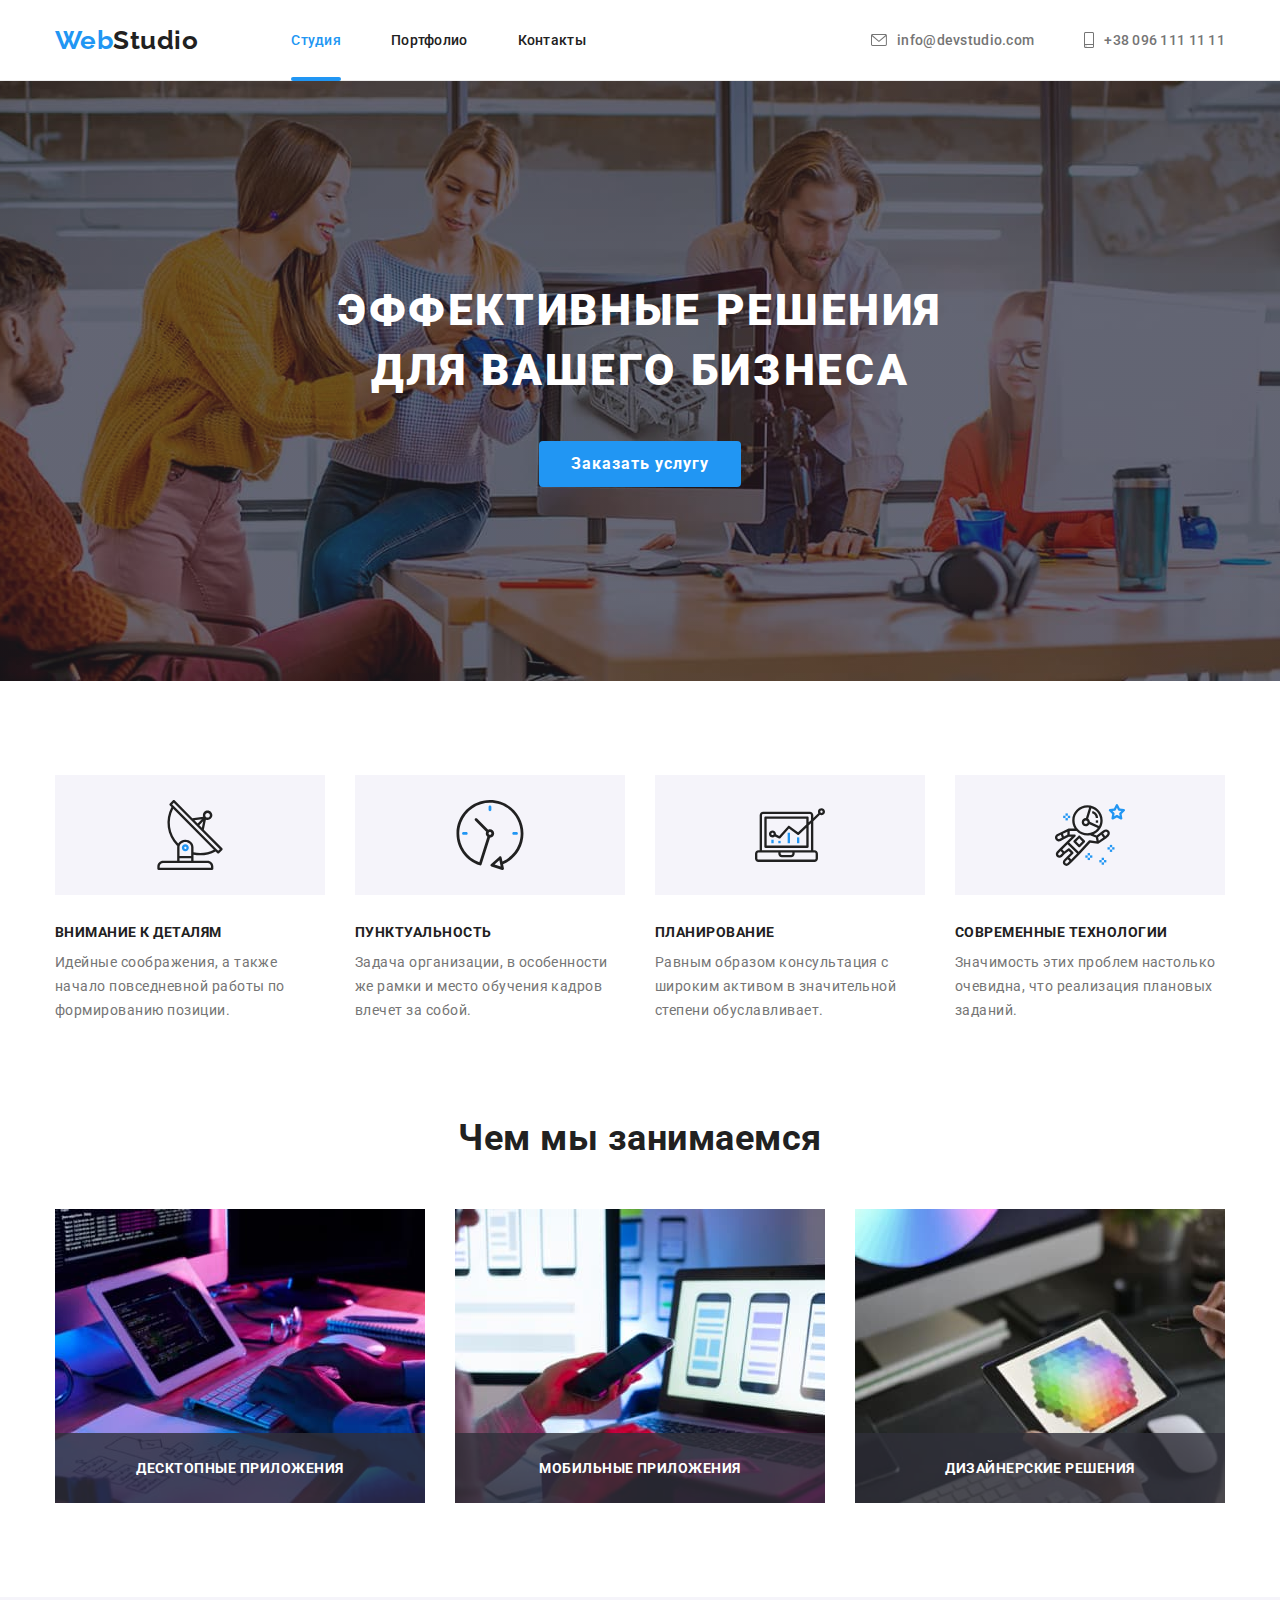
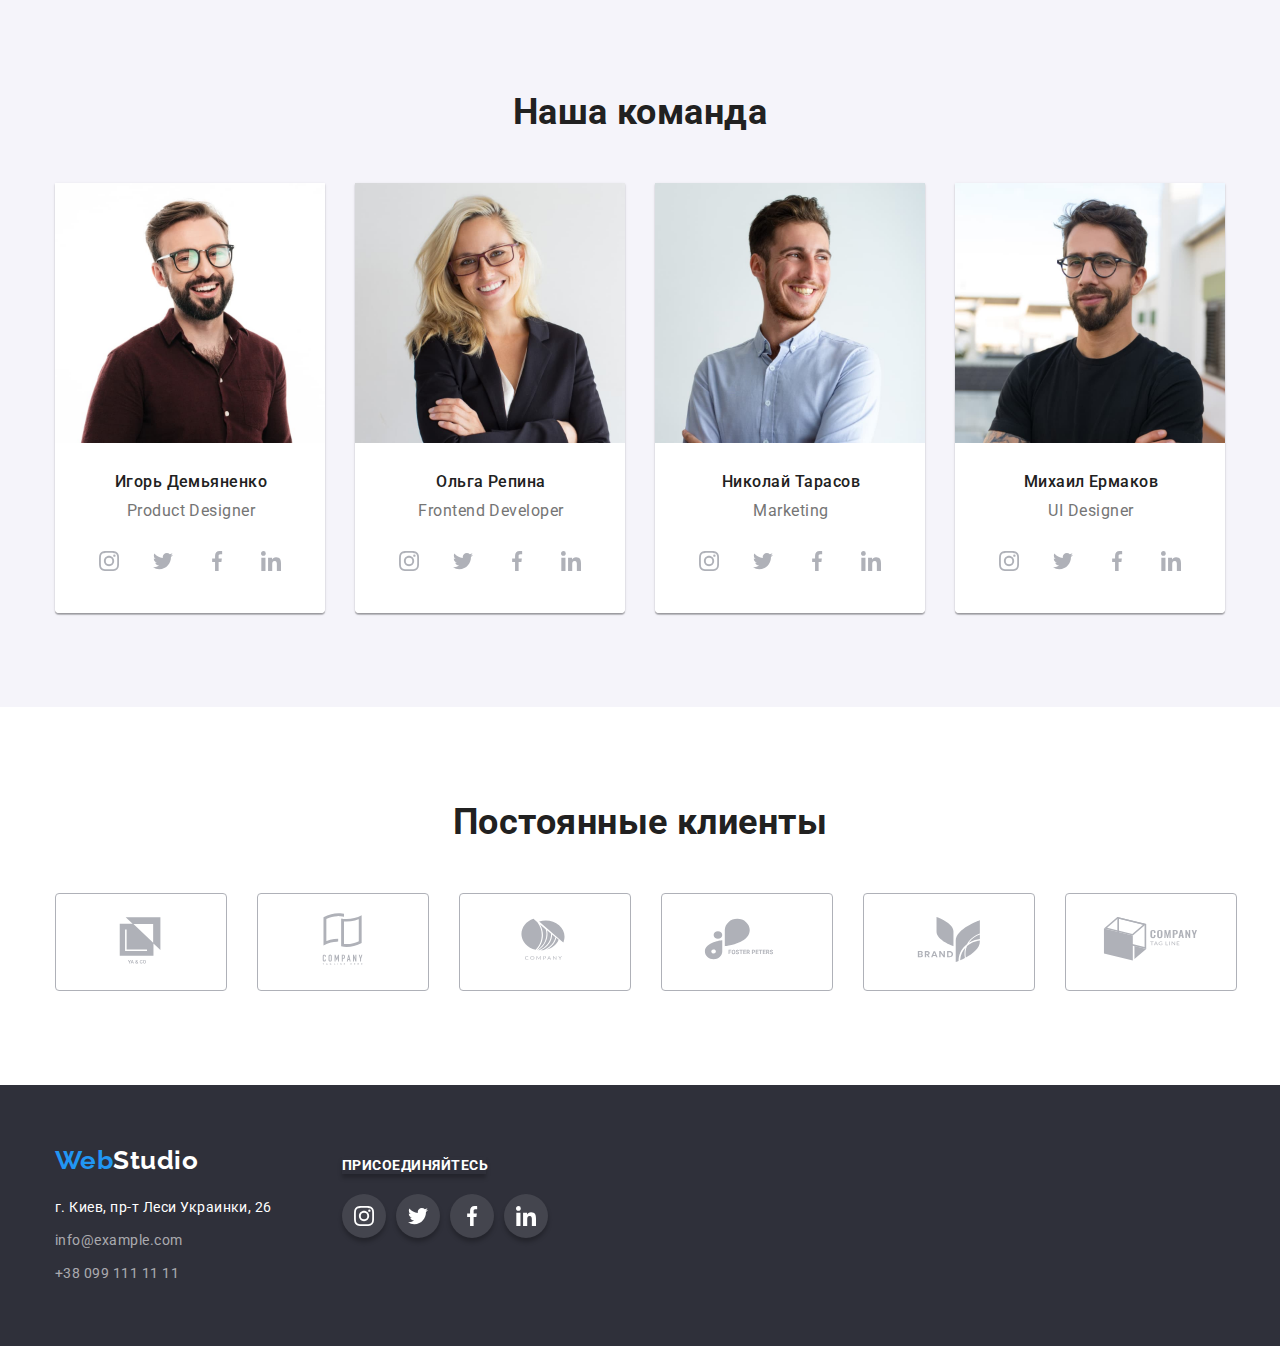
<file: index.html>
<!DOCTYPE html>
<html lang="ru">
<head>
    <meta charset="UTF-8">
    <meta http-equiv="X-UA-Compatible" content="IE=edge">
    <meta name="viewport" content="width=device-width, initial-scale=1.0">
    <title>Document</title>
    <link href="https://fonts.googleapis.com/css2?family=Raleway:wght@700&family=Roboto:wght@400;500;700;900&display=swap" rel="stylesheet">
    <link rel="stylesheet" href="./css/modern-normalize.css">
    <link rel="stylesheet" href="./css/styles.css">
</head>
<body>
    
<!--Верхняя линия-->
    <header class="header">
        <div class="container page-header">
            <nav class="main-nav">
                <a href="" class="logo link"><span class="accent">Web</span>Studio</a>

                <ul class="site-nav list">
                    <li class="site-nav-item"><a href="" class="nav current">Студия</a></li>
                    <li class="site-nav-item"><a href="./portfolio.html" class="nav link">Портфолио</a></li>
                    <li class="site-nav-item"><a href="" class="nav link">Контакты</a></li>
                </ul>
            </nav>

            <ul class="contact list">
                <li class="contact-item">
                    <a href="mailto:info@devstudio.com" class="contact-link link">
                        <svg class="contact-icon" width="16" height="12">
                            <use href="./images/main/icons.svg#icon-envelope"></use>
                        </svg>
                        info@devstudio.com</a></li>
                <li class="contact-item"><a href="tel:+380961111111" class="contact-link link">
                    <svg class="contact-icon" width="10" height="16">
                        <use href="./images/main/icons.svg#icon-smartphone"></use>
                    </svg>
                    +38 096 111 11 11</a></li>
            </ul>
        </div>
    </header>

<!--Шапка-->
    <main>
        <section class="hero">   
            <h1 class="hero-title">Эффективные решения для вашего бизнеса</h1>
            <button type="button" class="button" data-modal-open>Заказать услугу</button>
        </section>

<!--Особенности-->
        <section class="section">
            <div class="container">
            <h2 class="visually-hidden">Особенности</h2>
            
            <ul class="features list">
                <li class="features-item">
                    <h3 class="features-title">Внимание к деталям</h3>
                    <p class="features-text">
                        Идейные соображения, а также начало повседневной работы по формированию позиции.
                    </p>
                </li>

                <li class="features-item">
                    <h3 class="features-title">Пунктуальность</h3>
                    <p class="features-text">
                        Задача организации, в особенности же рамки и место обучения кадров влечет за собой.
                    </p>
                </li>

                <li class="features-item">
                    <h3 class="features-title">Планирование</h3>
                    <p class="features-text">
                        Равным образом консультация с широким активом в значительной степени обуславливает.
                    </p>
                </li>

                <li class="features-item">
                    <h3 class="features-title">Современные технологии</h3>
                    <p class="features-text">
                        Значимость этих проблем настолько очевидна, что реализация плановых заданий.
                    </p>
                </li>

            </ul>
        </div>
        </section>
        
 <!--Чем мы занимаемся-->       
        <section class="section works">
            <div class="container">
            
            <h2 class="section-title">Чем мы занимаемся</h2>

             <ul class="works-list list">
                 <li class="works-item">
                    <img src="./images/main/img1.jpg" alt="Написание алгоритма" width="370" height="294">
                    <p class="works-text">Десктопные приложения</p>
                </li>

                <li class="works-item">
                    <img src="./images/main/img2.jpg" alt="Адаптация для мобильных" width="370" height="294">
                    <p class="works-text">Мобильные приложения</p>
                </li>

                <li class="works-item">
                    <img src="./images/main/img3.jpg" alt="Выбор цветовой гаммы" width="370" height="294">
                    <p class="works-text">Дизайнерские решения</p>
                </li>
            </ul>
            </div>
        </section>

  <!--Наша команда-->             
        <section class="section staff">
            <div class="container">
            <h2 class="section-title">Наша команда</h2>

            <ul class="team list">
                <li class="team-item">
                        <img src="./images/main/photo1.jpg" alt="Фото Игоря Демьяненко" width="270" height="260">
                        <div>
                            <h3 class="team-title">Игорь Демьяненко</h3>
                            <p lang="en" class="team-text">Product Designer</p>
                            
                            <ul class="social-list list">
                                <li class="social-item"><a href="" class="social-link">
                                    <svg class="team-icon" width="20" height="20">
                                        <use href="./images/main/icons.svg#icon-instagram-2"></use>
                                    </svg>
                                </a></li>
                                <li class="social-item"><a href="" class="social-link">
                                    <svg class="team-icon" width="20" height="20">
                                        <use href="./images/main/icons.svg#icon-twitter-1"></use>
                                    </svg>
                                </a></li>
                                <li class="social-item"><a href="" class="social-link">
                                    <svg class="team-icon" width="20" height="20">
                                        <use href="./images/main/icons.svg#icon-facebook-1"></use>
                                    </svg>
                                </a></li>
                                <li class="social-item"><a href="" class="social-link">
                                    <svg class="team-icon" width="20" height="20">
                                        <use href="./images/main/icons.svg#icon-linkedin-1"></use>
                                    </svg>
                                </a></li>
                            </ul>
                        </div>
                </li>

                <li class="team-item">
                        <img src="./images/main/photo2.jpg" alt="Фото Ольга Репина" width="270" height="260">
                        <div>
                            <h3 class="team-title">Ольга Репина</h3>
                            <p lang="en" class="team-text">Frontend Developer</p>
                            <ul class="social-list list">
                                <li class="social-item"><a href="" class="social-link">
                                    <svg class="team-icon" width="20" height="20">
                                        <use href="./images/main/icons.svg#icon-instagram-2"></use>
                                    </svg>
                                </a></li>
                                <li class="social-item"><a href="" class="social-link">
                                    <svg class="team-icon" width="20" height="20">
                                        <use href="./images/main/icons.svg#icon-twitter-1"></use>
                                    </svg>
                                </a></li>
                                <li class="social-item"><a href="" class="social-link">
                                    <svg class="team-icon" width="20" height="20">
                                        <use href="./images/main/icons.svg#icon-facebook-1"></use>
                                    </svg>
                                </a></li>
                                <li class="social-item"><a href="" class="social-link">
                                    <svg class="team-icon" width="20" height="20">
                                        <use href="./images/main/icons.svg#icon-linkedin-1"></use>
                                    </svg>
                                </a></li>
                            </ul>
                        </div>
                </li>

                <li class="team-item">
                        <img src="./images/main/photo3.jpg" alt="Фото Николай Тарасов" width="270" height="260">
                        <div>
                            <h3 class="team-title">Николай Тарасов</h3>
                            <p lang="en" class="team-text">Marketing</p>
                            <ul class="social-list list">
                                <li class="social-item"><a href="" class="social-link">
                                    <svg class="team-icon" width="20" height="20">
                                        <use href="./images/main/icons.svg#icon-instagram-2"></use>
                                    </svg>
                                </a></li>
                                <li class="social-item"><a href="" class="social-link">
                                    <svg class="team-icon" width="20" height="20">
                                        <use href="./images/main/icons.svg#icon-twitter-1"></use>
                                    </svg>
                                </a></li>
                                <li class="social-item"><a href="" class="social-link">
                                    <svg class="team-icon" width="20" height="20">
                                        <use href="./images/main/icons.svg#icon-facebook-1"></use>
                                    </svg>
                                </a></li>
                                <li class="social-item"><a href="" class="social-link">
                                    <svg class="team-icon" width="20" height="20">
                                        <use href="./images/main/icons.svg#icon-linkedin-1"></use>
                                    </svg>
                                </a></li>
                            </ul>
                        </div>
                </li>

                <li class="team-item">
                        <img src="./images/main/photo4.jpg" alt="Фото Михаил Ермаков" width="270" height="260">
                        <div>
                            <h3 class="team-title">Михаил Ермаков</h3>
                            <p lang="en" class="team-text">UI Designer</p>
                            <ul class="social-list list">
                                <li class="social-item"><a href="" class="social-link">
                                    <svg class="team-icon" width="20" height="20">
                                        <use href="./images/main/icons.svg#icon-instagram-2"></use>
                                    </svg>
                                </a></li>
                                <li class="social-item"><a href="" class="social-link">
                                    <svg class="team-icon" width="20" height="20">
                                        <use href="./images/main/icons.svg#icon-twitter-1"></use>
                                    </svg>
                                </a></li>
                                <li class="social-item"><a href="" class="social-link">
                                    <svg class="team-icon" width="20" height="20">
                                        <use href="./images/main/icons.svg#icon-facebook-1"></use>
                                    </svg>
                                </a></li>
                                <li class="social-item"><a href="" class="social-link">
                                    <svg class="team-icon" width="20" height="20">
                                        <use href="./images/main/icons.svg#icon-linkedin-1"></use>
                                    </svg>
                                </a></li>
                            </ul>
                        </div>
                </li>
            </ul>

            </div>
        </section>
    
        <section class="section">
            <div class="container">
                <h2 class="section-title">Постоянные клиенты</h2>

                <ul class="clients-list list">
                    <li class="clients-item"><a href="" class="clients-link">
                        <svg class="clients-icon" width="106" height="60">
                            <use href="./images/main/icons.svg#icon-Logo1"></use>
                        </svg>
                    </a></li>
                    <li class="clients-item"><a href="" class="clients-link">
                        <svg class="clients-icon" width="106" height="60">
                            <use href="./images/main/icons.svg#icon-Logo2"></use>
                        </svg>                       
                    </a></li>
                    <li class="clients-item"><a href="" class="clients-link">
                        <svg class="clients-icon" width="106" height="60">
                            <use href="./images/main/icons.svg#icon-Logo3"></use>
                        </svg>                             
                    </a></li>
                    <li class="clients-item"><a href="" class="clients-link">
                        <svg class="clients-icon" width="106" height="60">
                            <use href="./images/main/icons.svg#icon-Logo4"></use>
                        </svg>                            
                    </a></li>
                    <li class="clients-item"><a href="" class="clients-link">
                        <svg class="clients-icon" width="106" height="60">
                            <use href="./images/main/icons.svg#icon-Logo5"></use>
                        </svg>                             
                    </a></li>
                    <li class="clients-item"><a href="" class="clients-link">
                        <svg class="clients-icon" width="106" height="60">
                            <use href="./images/main/icons.svg#icon-Logo6"></use>
                        </svg>      
                    </a></li>
                </ul>

            </div>
        </section>
    </main>

    <!--Подвал-->  
    <footer class="footer">
        <div class="container footer-wrapper">
        
        <div class="footer-contacts">
            <a href="" class="logo link"><span class="accent">Web</span>Studio</a>
        <address>
            <ul class="footer-list list">
            <li class="footer-item"><a href="" class="footer-adress link">г. Киев, пр-т Леси Украинки, 26</a></li>
            <li class="footer-item"><a href="mailto:info@example.com" class="footer-contact link">info@example.com</a></li>
            <li class="footer-item"><a href="tel:+380991111111" class="footer-contact link">+38 099 111 11 11</a></li>              
            </ul>
        </address>
        </div>

        <div class="footer-social">
            <p class="social-text">присоединяйтесь</p>
        <ul class="footer-social-list list">
            <li class="footer-social-item"><a href="" class="footer-social-link">
                <svg class="social-icon" width="20" height="20">
                    <use href="./images/main/icons.svg#icon-instagram-2"></use>
                </svg>
            </a></li>
            <li class="footer-social-item"><a href="" class="footer-social-link">
                <svg class="social-icon" width="20" height="20">
                    <use href="./images/main/icons.svg#icon-twitter-1"></use>
                </svg>
            </a></li>
            <li class="footer-social-item"><a href="" class="footer-social-link">
                <svg class="social-icon" width="20" height="20">
                    <use href="./images/main/icons.svg#icon-facebook-1"></use>
                </svg>
            </a></li>
            <li class="footer-social-item"><a href="" class="footer-social-link">
                <svg class="social-icon" width="20" height="20">
                    <use href="./images/main/icons.svg#icon-linkedin-1"></use>
                </svg>
            </a></li>

        </ul>
    </div>
        </div>
    </footer>

    <div class="backdrop is-hidden" data-modal>
        <div class="modal">
            <button type="button" data-modal-close>
                <svg class="close-icon" width="18" height="18">
                    <use href="./images/main/icons.svg#icon-close"></use>
                </svg>
            </button>
        </div>
    </div>


    <script src="./js/modal.js"></script>
</body>
</html>
</file>
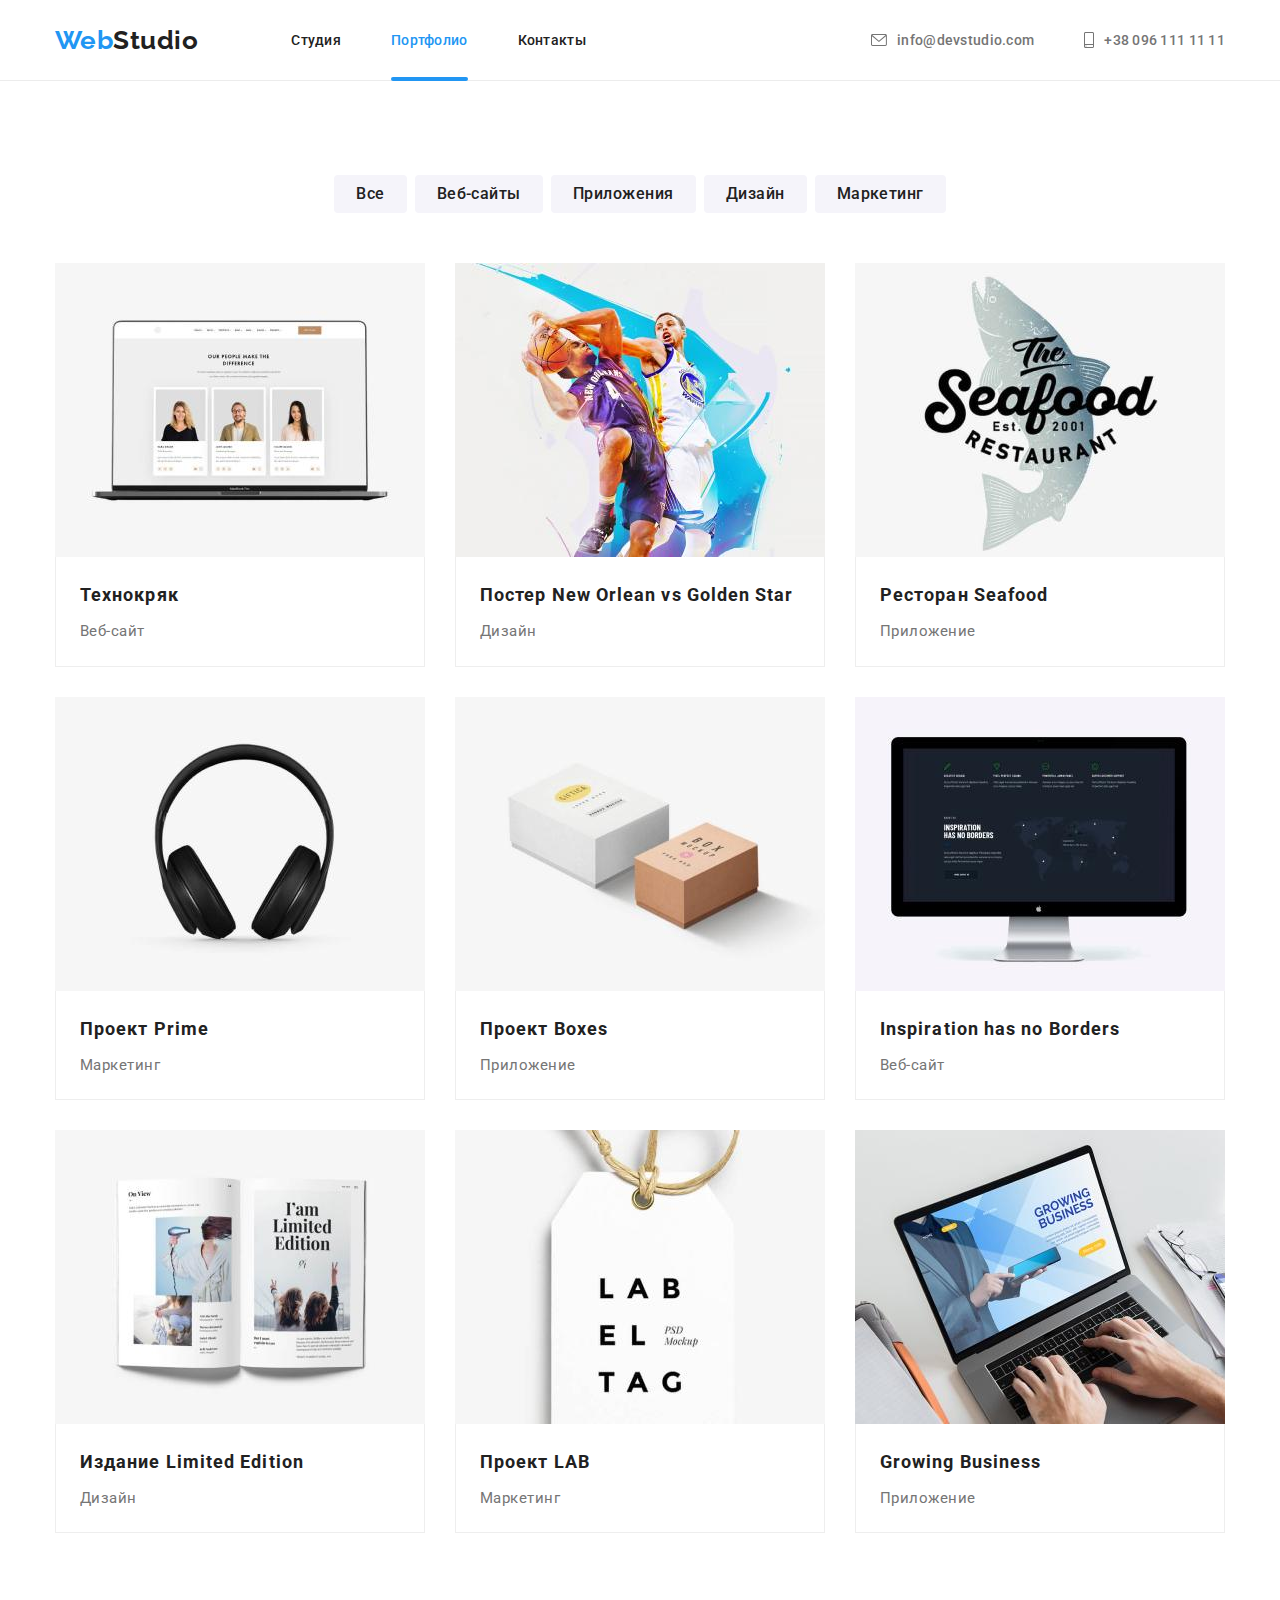
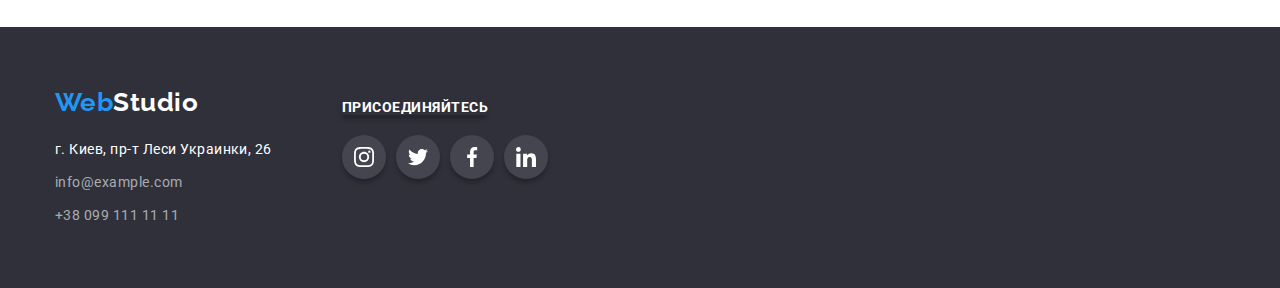
<file: portfolio.html>
<!DOCTYPE html>
<html lang="en">
<head>
    <meta charset="UTF-8">
    <meta http-equiv="X-UA-Compatible" content="IE=edge">
    <meta name="viewport" content="width=device-width, initial-scale=1.0">
    <title>Document</title>
    <link href="https://fonts.googleapis.com/css2?family=Raleway:wght@700&family=Roboto:wght@400;500;700;900&display=swap" rel="stylesheet">
    <link rel="stylesheet" href="./css/modern-normalize.css">
    <link rel="stylesheet" href="./css/styles.css">
</head>
<body>
    <!--Верхняя линия-->
    <header class="header">
        <div class="container page-header">
            <nav class="main-nav">
                <a href="" class="logo link"><span class="accent">Web</span>Studio</a>

                <ul class="site-nav list">
                    <li class="site-nav-item"><a href="./index.html" class="nav link">Студия</a></li>
                    <li class="site-nav-item"><a href="" class="nav current">Портфолио</a></li>
                    <li class="site-nav-item"><a href="" class="nav link">Контакты</a></li>
                </ul>
            </nav>

            <ul class="contact list">
                <li class="contact-item">
                    <a href="mailto:info@devstudio.com" class="contact-link link">
                        <svg class="contact-icon" width="16" height="12">
                            <use href="./images/main/icons.svg#icon-envelope"></use>
                        </svg>
                        info@devstudio.com</a></li>
                <li class="contact-item"><a href="tel:+380961111111" class="contact-link link">
                    <svg class="contact-icon" width="10" height="16">
                        <use href="./images/main/icons.svg#icon-smartphone"></use>
                    </svg>
                    +38 096 111 11 11</a></li>
            </ul>
        </div>
    </header>

    <!--примеры услуг-->
    <main>
        
        <section class="section">
            <div class="container">
            <h1 class="visually-hidden">Примеры услуг</h1>
            
            <ul class="select list">
                <li class="select-item"> <button type="button">Все</button></li>
                <li class="select-item"> <button type="button">Веб-сайты</button></li>
                <li class="select-item"> <button type="button">Приложения</button></li>
                <li class="select-item"> <button type="button">Дизайн</button></li>
                <li class="select-item"> <button type="button">Маркетинг</button></li>
            </ul>

            <ul class="grid list">
                <li class="grid-item"><a href="" class="link">
                    <div class="grid-item-wrapper">
                        <img src="./images/portfolio/img1.jpg" alt="карточки сотрудников" width="370" height="294">
                        <p class="hover-grid-item">Технокряк это современная площадка распространения коронавируса. Компании используют эту платформу для цифрового шпионажа и атак на защищённые сервера конкурентов.</p>
                    </div>
                    <div class="grid-item-text">
                        <h2 class="item-title">Технокряк</h2>
                        <p class="item-text">Веб-сайт</p>
                    </div>
                </a></li>

                <li class="grid-item"><a href="" class="link">
                    <div class="grid-item-wrapper">
                        <img src="./images/portfolio/img2.jpg" alt="борьба за мяч в баскетболе" width="370" height="294">
                        <p class="hover-grid-item">Технокряк это современная площадка распространения коронавируса. Компании используют эту платформу для цифрового шпионажа и атак на защищённые сервера конкурентов.</p>
                    </div>
                    <div class="grid-item-text">
                        <h2 class="item-title">Постер New Orlean vs Golden Star</h2>
                        <p class="item-text">Дизайн</p>
                    </div>
                </a></li>

                <li class="grid-item"><a href="" class="link">
                    <div class="grid-item-wrapper">                    
                        <img src="./images/portfolio/img3.jpg" alt="ресторан Seafood" width="370" height="294">
                        <p class="hover-grid-item">Технокряк это современная площадка распространения коронавируса. Компании используют эту платформу для цифрового шпионажа и атак на защищённые сервера конкурентов.</p>
                    </div>
                    <div class="grid-item-text">
                        <h2 class="item-title">Ресторан Seafood</h2>
                        <p class="item-text">Приложение</p>
                    </div>
                </a></li>

                <li class="grid-item"><a href="" class="link">
                    <div class="grid-item-wrapper">                        
                        <img src="./images/portfolio/img4.jpg" alt="наушники" width="370" height="294">
                        <p class="hover-grid-item">Технокряк это современная площадка распространения коронавируса. Компании используют эту платформу для цифрового шпионажа и атак на защищённые сервера конкурентов.</p>
                    </div>                    
                    <div class="grid-item-text">
                        <h2 class="item-title">Проект Prime</h2>
                        <p class="item-text">Маркетинг</p>
                    </div>
                </a></li>

                <li class="grid-item"><a href="" class="link">
                    <div class="grid-item-wrapper">                    
                        <img src="./images/portfolio/img5.jpg" alt="две коробки" width="370" height="294">
                        <p class="hover-grid-item">Технокряк это современная площадка распространения коронавируса. Компании используют эту платформу для цифрового шпионажа и атак на защищённые сервера конкурентов.</p>
                    </div>                    
                    <div class="grid-item-text">
                        <h2 class="item-title">Проект Boxes</h2>
                        <p class="item-text">Приложение</p>
                    </div>
                </a></li>

                <li class="grid-item"><a href="" class="link">
                    <div class="grid-item-wrapper">                     
                        <img src="./images/portfolio/img6.jpg" alt="монитор компьютера" width="370" height="294">
                        <p class="hover-grid-item">Технокряк это современная площадка распространения коронавируса. Компании используют эту платформу для цифрового шпионажа и атак на защищённые сервера конкурентов.</p>
                    </div>                     
                    <div class="grid-item-text">
                        <h2 class="item-title">Inspiration has no Borders</h2>
                        <p class="item-text">Веб-сайт</p>
                    </div>
                </a></li>

                <li class="grid-item"><a href="" class="link">
                    <div class="grid-item-wrapper">                      
                        <img src="./images/portfolio/img7.jpg" alt="открытая книга" width="370" height="294">
                        <p class="hover-grid-item">Технокряк это современная площадка распространения коронавируса. Компании используют эту платформу для цифрового шпионажа и атак на защищённые сервера конкурентов.</p>
                    </div>                    
                    <div class="grid-item-text">
                        <h2 class="item-title">Издание Limited Edition</h2>
                        <p class="item-text">Дизайн</p>
                    </div>
                </a></li>

                <li class="grid-item"><a href="" class="link">
                    <div class="grid-item-wrapper">                     
                        <img src="./images/portfolio/img8.jpg" alt="табличка LAB" width="370" height="294">
                        <p class="hover-grid-item">Технокряк это современная площадка распространения коронавируса. Компании используют эту платформу для цифрового шпионажа и атак на защищённые сервера конкурентов.</p>
                    </div>                    
                    <div class="grid-item-text">
                        <h2 class="item-title">Проект LAB</h2>
                        <p class="item-text">Маркетинг</p>
                    </div>
                </a></li>

                <li class="grid-item"><a href="" class="link">
                    <div class="grid-item-wrapper">                  
                        <img src="./images/portfolio/img9.jpg" alt="работают за ноутбуком" width="370" height="294">
                        <p class="hover-grid-item">Технокряк это современная площадка распространения коронавируса. Компании используют эту платформу для цифрового шпионажа и атак на защищённые сервера конкурентов.</p>
                    </div>                     
                    <div class="grid-item-text">
                        <h2 class="item-title">Growing Business</h2>
                        <p class="item-text">Приложение</p>
                    </div>
                </a></li>
            </ul>
        </div>
        </section>
    </main>

       <!--Подвал-->  
       <footer class="footer">
        <div class="container footer-wrapper">
        
            <div class="footer-contacts">
                <a href="" class="logo link"><span class="accent">Web</span>Studio</a>
            <address>
                <ul class="footer-list list">
                <li class="footer-item"><a href="" class="footer-adress link">г. Киев, пр-т Леси Украинки, 26</a></li>
                <li class="footer-item"><a href="mailto:info@example.com" class="footer-contact link">info@example.com</a></li>
                <li class="footer-item"><a href="tel:+380991111111" class="footer-contact link">+38 099 111 11 11</a></li>              
                </ul>
            </address>
            </div>
    
            <div class="footer-social">
                <p class="social-text">присоединяйтесь</p>
            <ul class="footer-social-list list">
                <li class="footer-social-item"><a href="" class="footer-social-link">
                    <svg class="social-icon" width="20" height="20">
                        <use href="./images/main/icons.svg#icon-instagram-2"></use>
                    </svg>
                </a></li>
                <li class="footer-social-item"><a href="" class="footer-social-link">
                    <svg class="social-icon" width="20" height="20">
                        <use href="./images/main/icons.svg#icon-twitter-1"></use>
                    </svg>
                </a></li>
                <li class="footer-social-item"><a href="" class="footer-social-link">
                    <svg class="social-icon" width="20" height="20">
                        <use href="./images/main/icons.svg#icon-facebook-1"></use>
                    </svg>
                </a></li>
                <li class="footer-social-item"><a href="" class="footer-social-link">
                    <svg class="social-icon" width="20" height="20">
                        <use href="./images/main/icons.svg#icon-linkedin-1"></use>
                    </svg>
                </a></li>
    
            </ul>
        </div>
            </div>
    </footer>

</body>
</html>
</file>
<file: css/styles.css>
:root {
    --text-grey-color: #757575;
    --title-black-color: #212121;
    --accent-blue-color: #2196F3;
    --accent-white-color: #FFFFFF;
    --timer-animation-duration: 250ms;
    --timer-cubic-function: cubic-bezier(0.4, 0, 0.2, 1);
}

body {
    background-color:  var(--accent-white-color);
    color: var(--title-black-color);

    font-family: roboto, sans-serif;
    letter-spacing: 0.03em;
}

/* сброс и скрытие   */

.list {
    margin: 0;
    padding: 0;
    
    list-style: none;
}

.link {
    text-decoration: none;
}

.visually-hidden {
    position: absolute;
    clip: rect(0 0 0 0);
    width: 1px;
    height: 1px;
    margin: -1px;
  
  }

/*     container     */

.container {
    width: 1200px;
    margin-left: auto;
    margin-right: auto;
    padding-left: 15px;
    padding-right: 15px;
}

/* header    */

.logo .accent {
    color: var(--accent-blue-color);
}


.header .logo {
    color: currentColor;
    
    font-family: raleway, sans-serif;
    font-size: 26px;
    line-height: 1.2;
    font-weight: 700;
}

/*     header-nav     */

.site-nav {
    display: flex;
    margin-left: 93px;
}

.site-nav .nav {
    display: block;
    padding-top: 32px;
    padding-bottom: 32px;
    
    color: currentColor;

    font-size: 14px;
    line-height: 1.17;
    letter-spacing: 0.02em;
    font-weight: 500;
}

.site-nav .current {
    color: var(--accent-blue-color);
    text-decoration: none;   
}

.site-nav .nav {
    transition: color var(--timer-animation-duration) var(--timer-cubic-function);
}

.site-nav-item {
    position: relative;
}

.current::after {
    content: '';
    position: absolute;
    bottom: -1px;
    left: 0;
    height: 4px;
    width: 100%;
    background-color: var(--accent-blue-color);
    border-radius: 2px;
}




.site-nav-item:not(:first-child) {
    margin-left: 50px;
}

/*     header-contacts     */

.contact.list {
    display: flex;
    margin-left: auto;
}

.contact-item:not(:first-child) {
    margin-left: 50px;
}


.contact-link {
    display: flex;
    align-items: center;
    color: var(--text-grey-color);

    font-size: 14px;
    line-height: 1.17;
    letter-spacing: 0.02em;
    font-weight: 500;

    transition: color var(--timer-animation-duration) var(--timer-cubic-function);
}

.contact-icon {
    fill: currentColor;
    margin-right: 10px;
}

.site-nav .link:hover, .site-nav .link:focus,
.contact-link:hover, .contact-link:focus {

    color: var(--accent-blue-color); 
}

/* header - center   */

.main-nav {
    display: flex;
    align-items: center;
}

.page-header {
    display: flex;
    align-items: center;
}

.header {
    border-bottom: 1px solid #ECECEC;
}

/* hero - index.html    */

.hero {
    height: 600px;
    max-width: 1600px;
    margin-left: auto;
    margin-right: auto;
    padding-top: 200px;
    padding-bottom: 200px;
    text-align: center;
    
    background-color: #2F303A;
    background-image: linear-gradient( to right, rgba(47, 48, 58, 0.4), rgba(47, 48, 58, 0.4) ), url('../images/main/hero.jpg');
    background-position: center;
    background-repeat: no-repeat;
}

.hero-title {
    margin-top: 0;
    margin-bottom: 40px;
    width: 696px;
    margin-left: auto;
    margin-right: auto;
    
    color: var(--accent-white-color);

    font-size: 44px;
    line-height: 1.36;
    letter-spacing: 0.06em;
    font-weight: 900;
    text-transform: uppercase;
    text-align: center;
}

.button {
    border: 0;
    border-radius: 4px;

    padding: 10px 32px;
    
    background-color: var(--accent-blue-color);
    color: var(--accent-white-color);
    cursor: pointer;

    font-family: inherit;
    font-size: 16px;
    line-height: 1.63;
    letter-spacing: 0.06em;
    font-weight: 700;

}


/* особенности - index.html    */

.features.list {
    display: flex;
}

.features-item {
    flex-basis: calc((100% - 90px)/4);
}

.features-item + .features-item {
    margin-left: 30px;
}

.features-title {
    margin-top: 0;
    margin-bottom: 10px;
    
    font-size: 14px;
    line-height: 1.14;
    text-transform: uppercase;
}

.features-text {
    margin-top: 0;
    margin-bottom: 0;

    color: var(--text-grey-color);

    font-size: 14px;
    line-height: 1.71;
}

/*   иконки    */


.features-item::before {
    content: "";
    display: block;
    height: 120px;
    margin-bottom: 30px;
    background-color: #F5F4FA;

}

.features-item:nth-child(1)::before {
    background-image: url(../images/main/antenna\ 1.svg);
    background-repeat: no-repeat;
    background-position: center;
}

.features-item:nth-child(2)::before {
    background-image: url(../images/main/clock\ 1.svg);
    background-repeat: no-repeat;
    background-position: center;
}

.features-item:nth-child(3)::before {
    background-image: url(../images/main/diagram\ 1.svg);
    background-repeat: no-repeat;
    background-position: center;
}

.features-item:nth-child(4)::before {
    background-image: url(../images/main/astronaut\ 1.svg);
    background-repeat: no-repeat;
    background-position: center;
}

/* чем мы занимаемся - index.html    */

.section-title {
    margin-top: 0;
    margin-bottom: 50px;

    font-size: 36px;
    line-height: 1.17;
    text-align: center;
}

.works-list.list {
    display: flex;
}

.works-item {
    flex-basis: calc((100% - 60px)/3);
    position: relative;
}

.works-item:not(:last-child) {
    margin-right: 30px;
}

.section {
    padding-top: 94px;
    padding-bottom: 94px;
}

.works {
    padding-top: 0;
}

.works-item img {
    display: block;
}

.works-text {
    position: absolute;
    bottom: 0;
    left: 0;

    width: 100%;
    margin: 0;
    padding: 27px 80px;

    text-transform: uppercase;
    text-align: center;
    font-size: 14px;
    line-height: 1.17;
    font-weight: 700;
    color: var(--accent-white-color);
    background-color: rgba(47, 48, 58, 0.8);
}

/* наша команда - index.html    */

.team.list {
    display: flex;
}

.team-title {
    margin-top: 0;
    margin-bottom: 10px;
    color: var(--title-black-color);

    font-size: 16px;
    line-height: 1.17;
    font-weight: 500;
    text-align: center;
}

.team-text {
    margin-top: 0;
    margin-bottom: 18px;
    color: var(--text-grey-color);

    font-size: 16px;
    line-height: 1.17;
    text-align: center;
}

.team-item div {
    padding-top: 30px;
    padding-bottom: 30px;
    padding-left: 32px;
    padding-right: 30px;
    border-radius: 0px 0px 4px 4px;


    background: #FFFFFF;
}

.team-item + .team-item {
    margin-left: 30px;
}

.section.staff {
    background-color: #F5F4FA;    
}

.team-item img {
    display: block;
    border-radius: 0;
}

.team-item {
    box-shadow: 0px 1px 3px rgba(0, 0, 0, 0.12), 0px 1px 1px rgba(0, 0, 0, 0.14), 0px 2px 1px rgba(0, 0, 0, 0.2);
    border-radius: 0px 0px 4px 4px;
}

/*     список соцсети     */

.social-list {
    display: flex;
    align-items: center;
}

.social-item:not(:last-child) {
    margin-right: 10px;
}


.social-link {
    display: block;
    color: #AFB1B8; 
    border-radius: 100%;    
    padding: 12px;
    width: 44px;
    height: 44px;

    transition: 
    color var(--timer-animation-duration) var(--timer-cubic-function), 
    background-color var(--timer-animation-duration) var(--timer-cubic-function);
}

.social-link:hover, .social-link:focus {
    background-color: var(--accent-blue-color);   
    color: var(--accent-white-color);
}

.team-icon {
    fill: currentColor;
}


/* clients    */

.clients-list {
    display: flex;
}

.clients-item {
    flex-basis: calc((100% - 150px) / 6);
}

.clients-item:not(:last-child) {
    margin-right: 30px;
}

.clients-link {
    display: block;
    color: #AFB1B8;
    padding: 16px 32px;
    border: 1px solid #AFB1B8;
    border-radius: 4px;

    transition: 
    color var(--timer-animation-duration) var(--timer-cubic-function), 
    border var(--timer-animation-duration) var(--timer-cubic-function);
}

.clients-link:hover, .clients-link:focus {
    color: var(--accent-blue-color);
    border: 1px solid var(--accent-blue-color);
}

.clients-icon {
    fill: currentColor;
}

/* footer    */



.footer {
    padding-top: 60px;
    padding-bottom: 60px;
    
    background-color: #2F303A;
}



.footer address {
    margin-top: 20px;
    
    font-style: normal;
}

.footer .logo {
    color: var(--accent-white-color);

    font-family: raleway, sans-serif;   
    font-size: 26px;
    line-height: 1.2;
    font-weight: 700;
}

.footer-adress {
    color: var(--accent-white-color);

    font-size: 14px;
    line-height: 1.71;

    transition: color var(--timer-animation-duration) var(--timer-cubic-function);
}

.footer-contact {
    color: rgba(255, 255, 255, 0.6);

    font-size: 14px;
    line-height: 1.71;

    transition: color var(--timer-animation-duration) var(--timer-cubic-function);
}

.footer-adress:hover, .footer-adress:focus,
.footer-contact:hover, .footer-contact:focus {

    color: var(--accent-blue-color); 
}

.footer-item:not(:last-child) {
    margin-bottom: 9px;
}

/*     footer-соцсети     */

.footer-wrapper {
    display: flex;
}

.footer-social {
    margin-left: 70px;
    padding-top: 12px;


}

.social-text {
    margin-top: 0;
    margin-bottom: 20px;
    width: 70%;
    
    color: var(--accent-white-color);
    font-weight: 700;
    font-size: 14px;
    line-height: 1.17;
    text-transform: uppercase;
 
    box-shadow: 0px 4px 4px 0px rgba(0, 0, 0, 0.25);
}

.footer-social-list {
    display: flex;
}

.footer-social-item:not(:last-child) {
    margin-right: 10px;
}


.footer-social-link {
    display: block;
    background: rgba(255, 255, 255, 0.1);
    color: var(--accent-white-color);;
    border-radius: 100%;    
    padding: 12px;
    width: 44px;
    height: 44px;
    box-shadow: 0px 4px 4px 0px rgba(0, 0, 0, 0.25);

    transition: background-color var(--timer-animation-duration) var(--timer-cubic-function);
}

.footer-social-link:hover, .footer-social-link:focus {
    background-color: var(--accent-blue-color);   
}

.social-icon {
    fill: currentColor;
}


/* портфолио    */
.select.list {
    display: flex;
    justify-content: center;
    margin-bottom: 50px;
}

.select-item:not(:last-child) {
    margin-right: 8px;

}

.select button {
    border: 0;
    border-radius: 4px;
    padding: 6px 22px;
    
    background-color: #F5F4FA;
    color: currentColor;
    cursor: pointer;

    font-family: inherit;
    letter-spacing: inherit;
    font-size: 16px;
    line-height: 1.63;
    font-weight: 500;

    transition: 
        box-shadow var(--timer-animation-duration) var(--timer-cubic-function), 
        color var(--timer-animation-duration) var(--timer-cubic-function), 
        background-color var(--timer-animation-duration) var(--timer-cubic-function);
}

.select button:hover, .select button:focus {
    background-color: var(--accent-blue-color);
    color: var(--accent-white-color);
    box-shadow: 0px 4px 4px 0px rgba(0, 0, 0, 0.25);
}

/* портфолио - grid    */

.grid {
    display: flex;
    flex-wrap: wrap;
}

.grid-item:not(:nth-child(3n)) {
    margin-right: 30px;
}

.grid-item {
    margin-bottom: 30px;
    flex-basis: calc((100% - 60px)/3);

    transition: box-shadow var(--timer-animation-duration) var(--timer-cubic-function);
}

.grid-item:hover, .grid-item:focus {
box-shadow: 0px 4px 4px 0px rgba(0, 0, 0, 0.25);
}

.grid-item:nth-child(n + 7) {
    margin-bottom: 0;
}

.item-title {
    margin-top: 0;
    margin-bottom: 4px;
    
    color: var(--title-black-color);

    font-size: 18px;
    line-height: 2;
    letter-spacing: 0.06em;
}

.item-text {
    margin-top: 0;
    margin-bottom: 0;

    color: var(--text-grey-color);

    font-size: 15px;
    line-height: 1.88;   
}

.grid-item-text {
    padding-top: 20px;
    padding-left: 24px;
    padding-bottom: 20px;
    border-left: 1px solid #EEEEEE;
    border-right: 1px solid #EEEEEE;
    border-bottom: 1px solid #EEEEEE;
} 

.grid-item img {
    display: block;
}

/* наведение и фокус на грид   */

.grid-item-wrapper {
    position: relative;
    overflow: hidden;
}

.hover-grid-item {
    position: absolute;
    bottom: -100%;
    left: 0;

    margin: 0;
    padding: 63px 24px;
    width: 100%;
    height: 100%;
    background-color: rgba(33, 150, 243, 0.9);;
    color: var(--accent-white-color);
    font-size: 18px;
    line-height: 1.56;

    transition: transform var(--timer-animation-duration) var(--timer-cubic-function);
}

.grid-item:hover .hover-grid-item, .grid-item:focus .hover-grid-item {
    transform: translate(0, -100%);
}

/* модальное окно    */

.backdrop {
    position: fixed;
    top: 0;
    left: 0;
    opacity: 1;

    width: 100%;
    height: 100%;

    background-color: rgba(0, 0, 0, 0.2);
    transition: opacity var(--timer-animation-duration) var(--timer-cubic-function);
}

.backdrop .modal {
    position: absolute;
    top: 50%;
    left: 50%;
    transform: translate(-50%, -50%) scale(1);

    width: 528px;
    height: 581px;

    background-color: var(--accent-white-color);
    border-radius: 4px;
    transition: transform var(--timer-animation-duration) var(--timer-cubic-function);
}

.modal button {
    position: absolute;
    top: 8px;
    right: 8px;

    cursor: pointer;
    padding: 5px;
    width: 30px;
    height: 30px;
    background-color: #fff;
    border-radius: 100%;
    border: 1px solid rgba(0, 0, 0, 0.1);
}

.modal button:hover, .modal button:focus {
    border: 1px solid var(--accent-blue-color);    
}

.modal button:hover .close-icon, .modal button:focus .close-icon {
    fill: var(--accent-blue-color);    
}

.backdrop.is-hidden {
    opacity: 0;
    pointer-events: none;
}

.backdrop.is-hidden .modal {
    transform: translate(-50%, -50%) scale(1.1);
}
</file>
